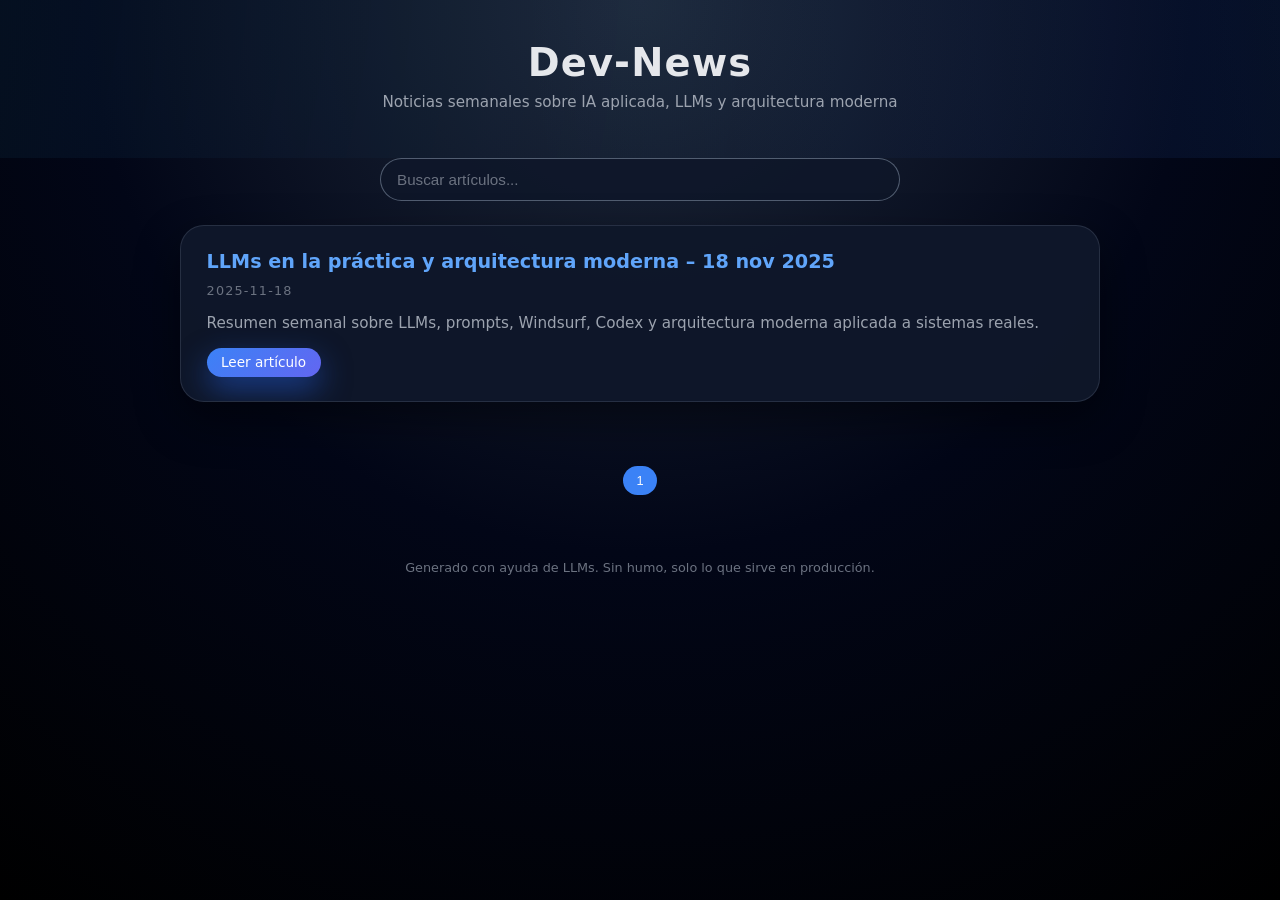
<file: index.html>
<!DOCTYPE html>
<html lang="es">
<head>
  <meta charset="UTF-8" />
  <title>Dev-News: artículos de IA y arquitectura moderna</title>
  <meta name="viewport" content="width=device-width, initial-scale=1" />
  <meta name="description" content="Blog actualizado sobre LLMs, prompts, arquitectura de software y herramientas como Windsurf y Codex." />
  <link rel="stylesheet" href="style.css" />
</head>

<body>
  <header>
    <h1>Dev-News</h1>
    <p>Noticias semanales sobre IA aplicada, LLMs y arquitectura moderna</p>
  </header>

  <section class="search-section">
    <input id="searchInput" type="text" placeholder="Buscar artículos..." />
  </section>

  <main id="postsContainer"></main>

  <div id="pagination"></div>

  <footer>
    <p>Generado con ayuda de LLMs. Sin humo, solo lo que sirve en producción.</p>
  </footer>

<script>
const POSTS_PER_PAGE = 7;
let allPosts = [];
let filteredPosts = [];
let currentPage = 1;

async function loadPosts() {
  const res = await fetch('posts/posts.json');
  allPosts = await res.json();

  // Ordenar del más nuevo al más viejo
  allPosts.sort((a, b) => new Date(b.date) - new Date(a.date));

  filteredPosts = allPosts;
  renderPosts();
  renderPagination();
}

function renderPosts() {
  const container = document.getElementById('postsContainer');
  container.innerHTML = "";

  const start = (currentPage - 1) * POSTS_PER_PAGE;
  const end = start + POSTS_PER_PAGE;

  const postsToShow = filteredPosts.slice(start, end);

  postsToShow.forEach(post => {
    const el = document.createElement('article');
    el.className = "post-card";

    el.innerHTML = `
      <h2>${post.title}</h2>
      <p class="date">${post.date}</p>
      <p>${post.description}</p>
      <a class="btn" href="posts/${post.filename}">Leer artículo</a>
    `;

    container.appendChild(el);
  });
}

function renderPagination() {
  const pages = Math.ceil(filteredPosts.length / POSTS_PER_PAGE);
  const container = document.getElementById('pagination');
  container.innerHTML = "";

  for (let i = 1; i <= pages; i++) {
    const btn = document.createElement('button');
    btn.innerText = i;
    if (i === currentPage) btn.classList.add('active');

    btn.addEventListener('click', () => {
      currentPage = i;
      renderPosts();
      renderPagination();
    });

    container.appendChild(btn);
  }
}

document.getElementById("searchInput").addEventListener("input", (e) => {
  const term = e.target.value.toLowerCase();
  filteredPosts = allPosts.filter(post =>
    post.title.toLowerCase().includes(term) ||
    post.description.toLowerCase().includes(term)
  );
  
  currentPage = 1;
  renderPosts();
  renderPagination();
});

loadPosts();
</script>

</body>
</html>
</file>
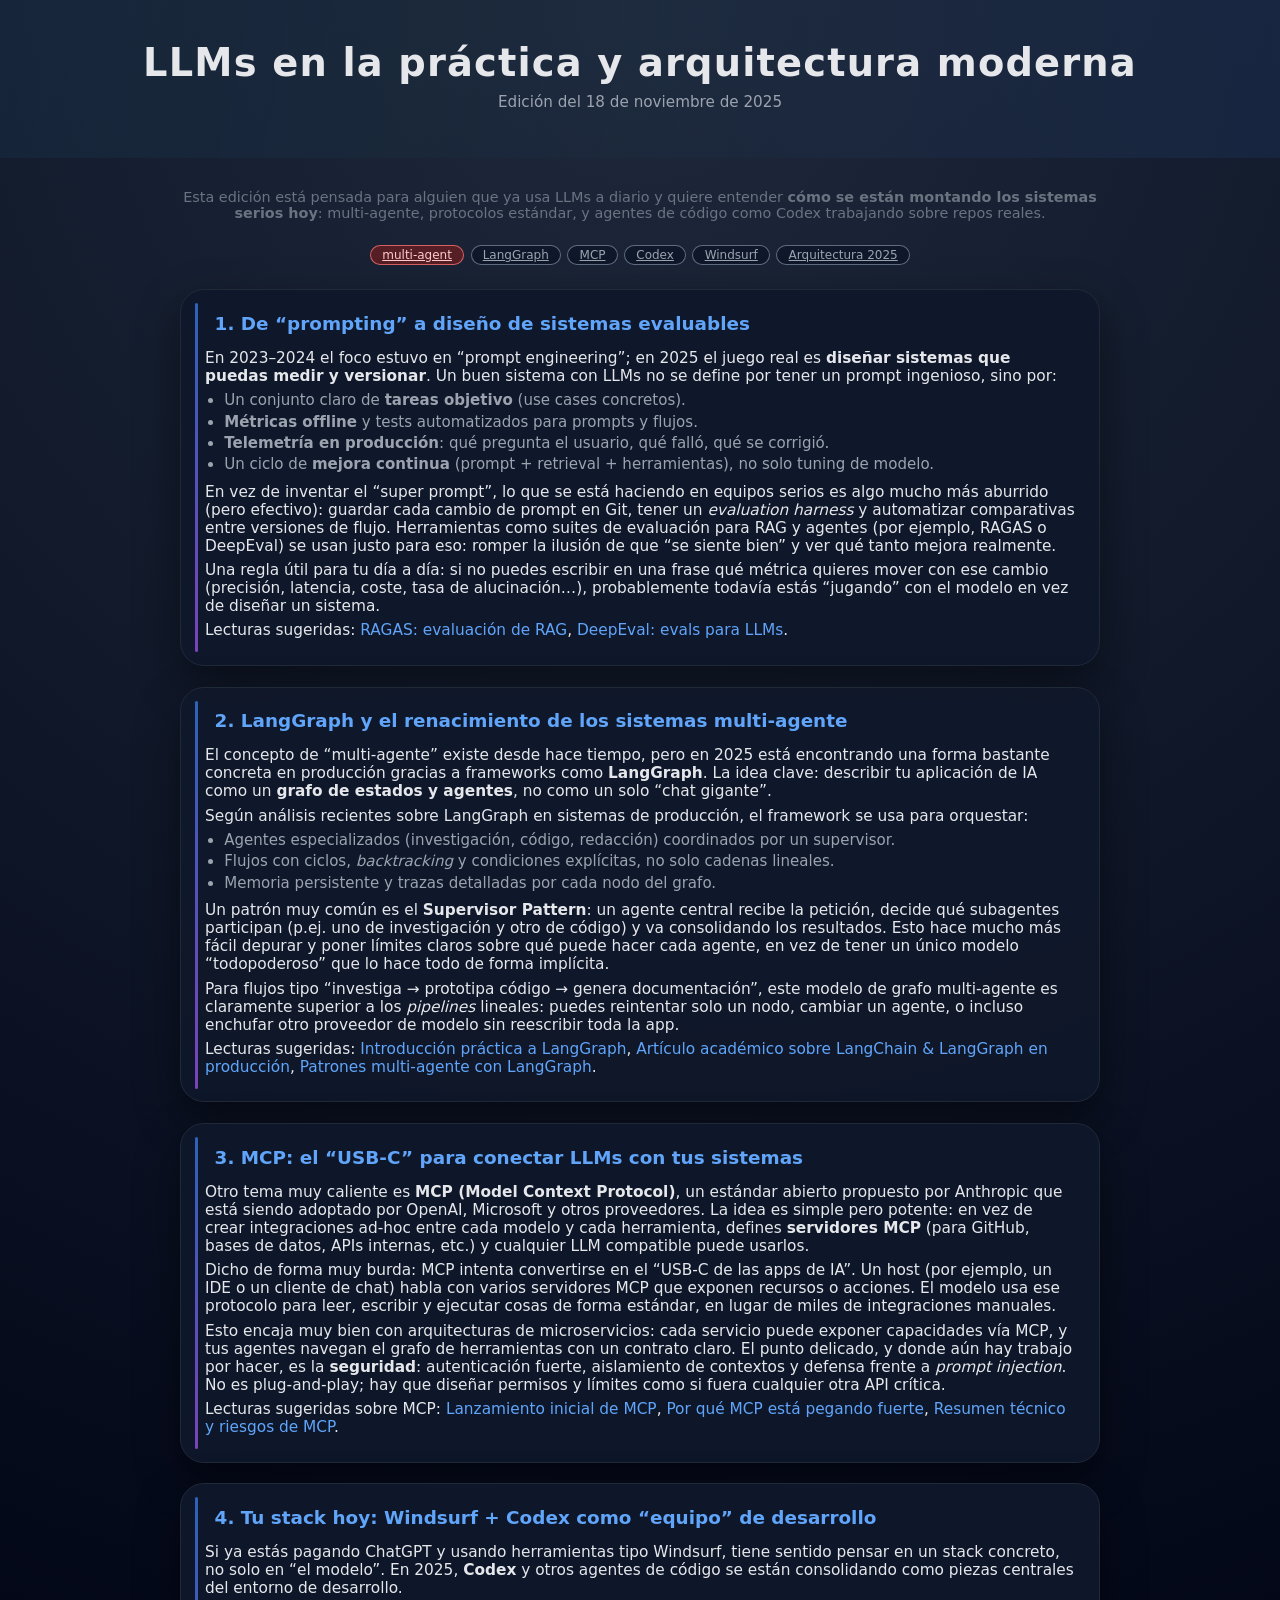
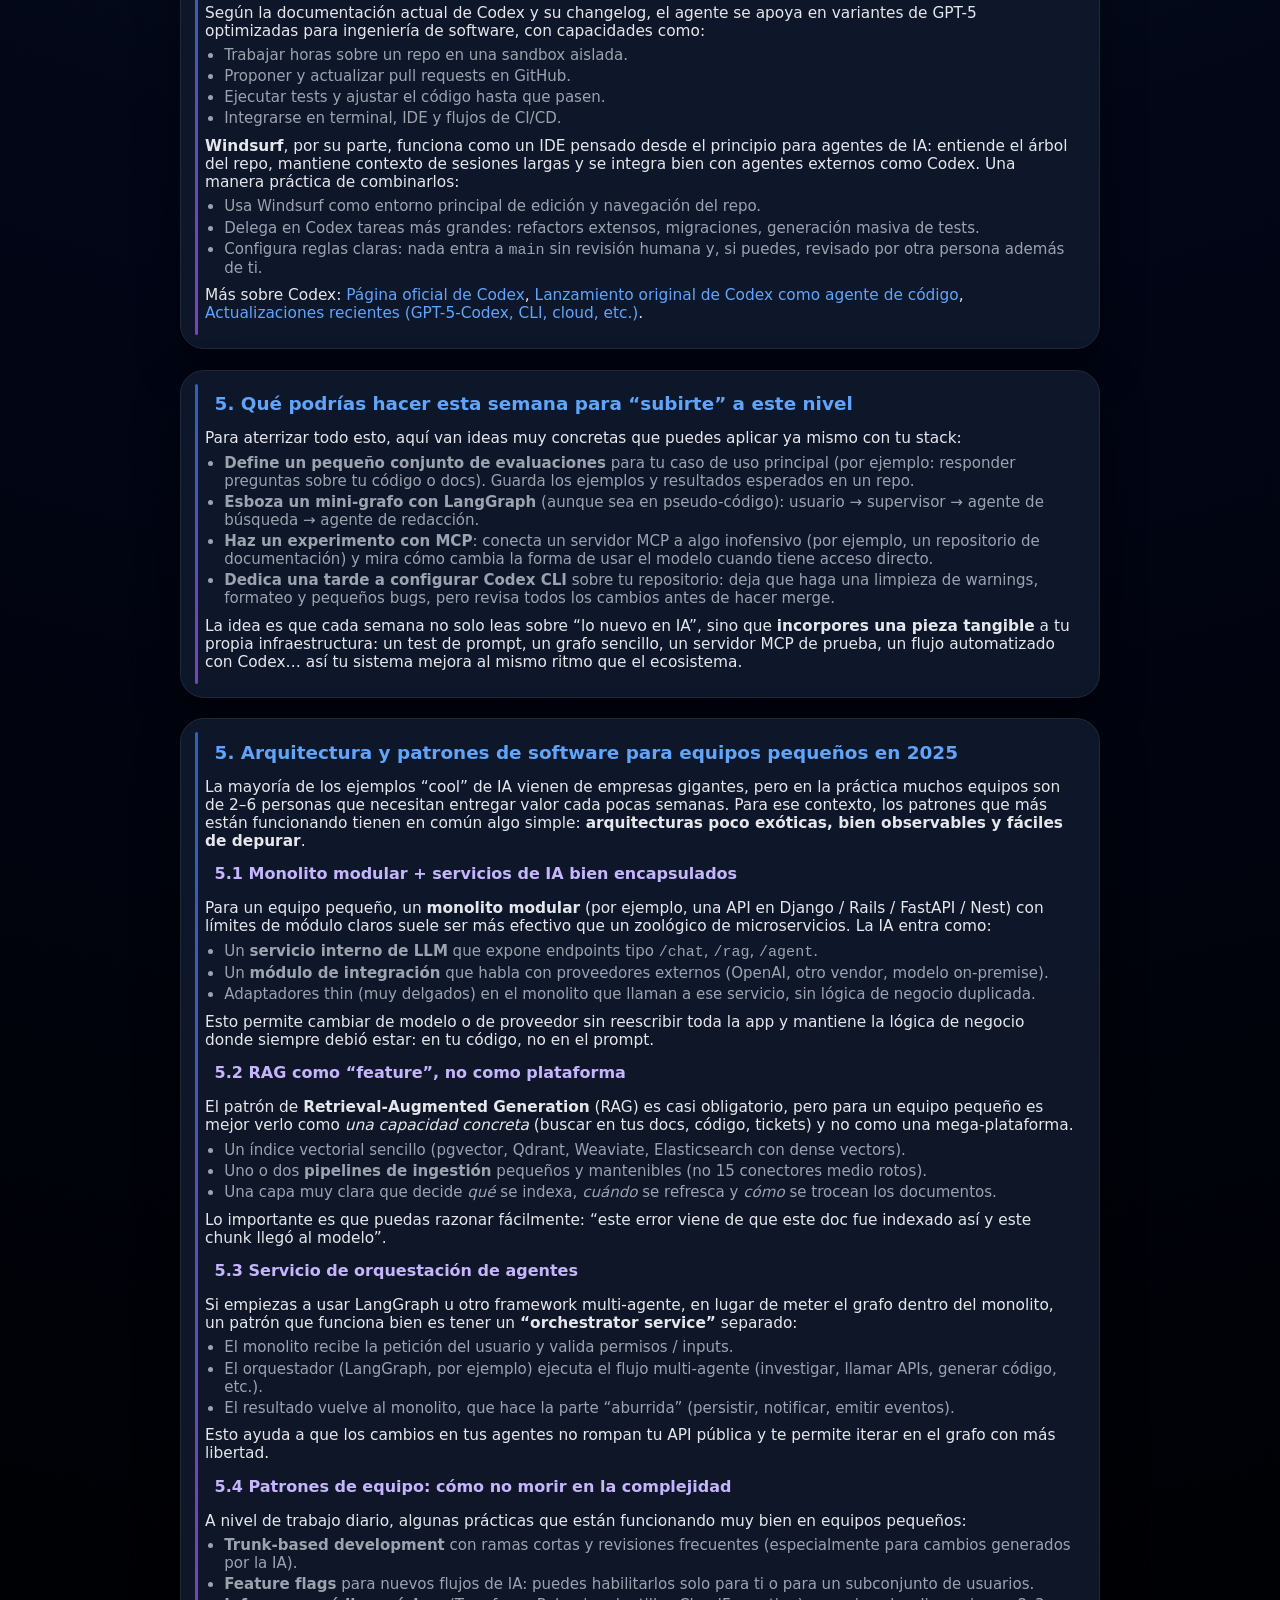
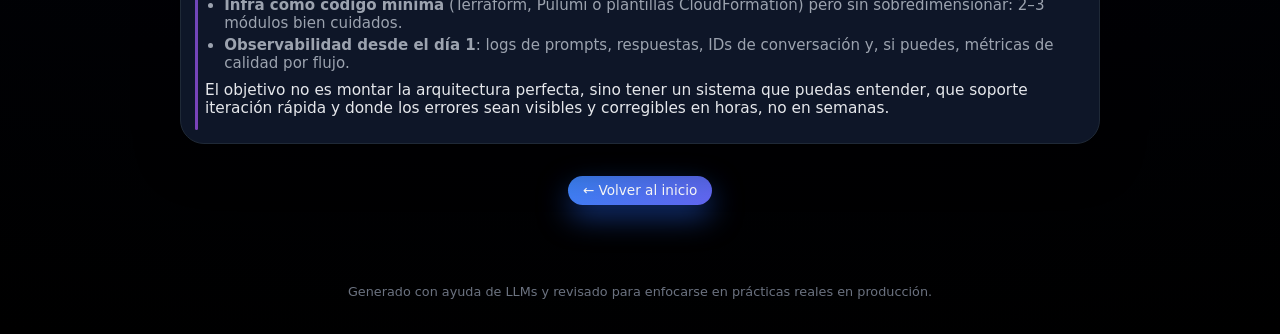
<file: posts/2025-11-18.html>
<!DOCTYPE html>
<html lang="es">
<head>
  <meta charset="UTF-8" />
  <title>LLMs en la práctica y arquitectura moderna – 18 nov 2025</title>
  <meta name="viewport" content="width=device-width, initial-scale=1" />
  <meta name="description" content="Cómo diseñar sistemas modernos con LLMs: LangGraph, MCP, Codex, Windsurf y patrones multi-agente usados hoy en producción." />
  <link rel="stylesheet" href="../style.css" />
</head>

<body>
<header>
  <h1>LLMs en la práctica y arquitectura moderna</h1>
  <p>Edición del 18 de noviembre de 2025</p>
</header>

<main class="article-body">
  <p class="date">
    Esta edición está pensada para alguien que ya usa LLMs a diario y quiere
    entender <strong>cómo se están montando los sistemas serios hoy</strong>: multi-agente,
    protocolos estándar, y agentes de código como Codex trabajando sobre repos reales.
  </p>

  <div class="article-meta">
  <a class="tag tag--hot" href="#multi-agent">multi-agent</a>
  <a class="tag" href="#multi-agent">LangGraph</a>
  <a class="tag" href="#mcp">MCP</a>
  <a class="tag" href="#codex-windsurf">Codex</a>
  <a class="tag" href="#codex-windsurf">Windsurf</a>
  <a class="tag" href="#arquitectura-patrones">Arquitectura 2025</a>
</div>

  <section id="prompting">
    <h2>1. De “prompting” a diseño de sistemas evaluables</h2>
    <p>
      En 2023–2024 el foco estuvo en “prompt engineering”; en 2025 el juego real
      es <strong>diseñar sistemas que puedas medir y versionar</strong>. Un buen sistema
      con LLMs no se define por tener un prompt ingenioso, sino por:
    </p>
    <ul>
      <li>Un conjunto claro de <strong>tareas objetivo</strong> (use cases concretos).</li>
      <li><strong>Métricas offline</strong> y tests automatizados para prompts y flujos.</li>
      <li><strong>Telemetría en producción</strong>: qué pregunta el usuario, qué falló, qué se corrigió.</li>
      <li>Un ciclo de <strong>mejora continua</strong> (prompt + retrieval + herramientas), no solo tuning de modelo.</li>
    </ul>
    <p>
      En vez de inventar el “super prompt”, lo que se está haciendo en equipos
      serios es algo mucho más aburrido (pero efectivo): guardar cada cambio de
      prompt en Git, tener un <em>evaluation harness</em> y automatizar comparativas
      entre versiones de flujo. Herramientas como suites de evaluación para
      RAG y agentes (por ejemplo, RAGAS o DeepEval) se usan justo para eso:
      romper la ilusión de que “se siente bien” y ver qué tanto mejora realmente.
    </p>
    <p>
      Una regla útil para tu día a día: si no puedes escribir en una frase
      qué métrica quieres mover con ese cambio (precisión, latencia, coste,
      tasa de alucinación…), probablemente todavía estás “jugando” con el modelo
      en vez de diseñar un sistema.
    </p>
    <p class="article-links">
      Lecturas sugeridas:
      <a href="https://www.ragas.io/" target="_blank" rel="noopener">RAGAS: evaluación de RAG</a>,
      <a href="https://docs.deepeval.com/" target="_blank" rel="noopener">DeepEval: evals para LLMs</a>.
    </p>
  </section>

  <section id="multi-agent">
    <h2>2. LangGraph y el renacimiento de los sistemas multi-agente</h2>
    <p>
      El concepto de “multi-agente” existe desde hace tiempo, pero en 2025
      está encontrando una forma bastante concreta en producción gracias a
      frameworks como <strong>LangGraph</strong>. La idea clave: describir tu aplicación
      de IA como un <strong>grafo de estados y agentes</strong>, no como un solo “chat gigante”.
    </p>
    <p>
      Según análisis recientes sobre LangGraph en sistemas de producción, el
      framework se usa para orquestar:
    </p>
    <ul>
      <li>Agentes especializados (investigación, código, redacción) coordinados por un supervisor.</li>
      <li>Flujos con ciclos, <em>backtracking</em> y condiciones explícitas, no solo cadenas lineales.</li>
      <li>Memoria persistente y trazas detalladas por cada nodo del grafo.</li>
    </ul>
    <p>
      Un patrón muy común es el <strong>Supervisor Pattern</strong>: un agente central
      recibe la petición, decide qué subagentes participan (p.ej. uno de
      investigación y otro de código) y va consolidando los resultados. Esto
      hace mucho más fácil depurar y poner límites claros sobre qué puede
      hacer cada agente, en vez de tener un único modelo “todopoderoso”
      que lo hace todo de forma implícita.
    </p>
    <p>
      Para flujos tipo “investiga → prototipa código → genera documentación”,
      este modelo de grafo multi-agente es claramente superior a los
      <em>pipelines</em> lineales: puedes reintentar solo un nodo, cambiar un agente,
      o incluso enchufar otro proveedor de modelo sin reescribir toda la app.
    </p>
    <p class="article-links">
      Lecturas sugeridas:
      <a href="https://www.emergentmind.com/topics/langgraph" target="_blank" rel="noopener">Introducción práctica a LangGraph</a>,
      <a href="https://datalensjourna.com/index.php/JDDI/article/view/35" target="_blank" rel="noopener">Artículo académico sobre LangChain &amp; LangGraph en producción</a>,
      <a href="https://www.jangwook.net/en/blog/en/langgraph-multi-agent/" target="_blank" rel="noopener">Patrones multi-agente con LangGraph</a>.
    </p>
  </section>

  <section  id="mcp">
    <h2>3. MCP: el “USB-C” para conectar LLMs con tus sistemas</h2>
    <p>
      Otro tema muy caliente es <strong>MCP (Model Context Protocol)</strong>, un
      estándar abierto propuesto por Anthropic que está siendo adoptado
      por OpenAI, Microsoft y otros proveedores. La idea es simple pero
      potente: en vez de crear integraciones ad-hoc entre cada modelo y
      cada herramienta, defines <strong>servidores MCP</strong> (para GitHub, bases de datos,
      APIs internas, etc.) y cualquier LLM compatible puede usarlos.
    </p>
    <p>
      Dicho de forma muy burda: MCP intenta convertirse en el “USB-C de las
      apps de IA”. Un host (por ejemplo, un IDE o un cliente de chat) habla
      con varios servidores MCP que exponen recursos o acciones. El modelo
      usa ese protocolo para leer, escribir y ejecutar cosas de forma
      estándar, en lugar de miles de integraciones manuales.
    </p>
    <p>
      Esto encaja muy bien con arquitecturas de microservicios: cada
      servicio puede exponer capacidades vía MCP, y tus agentes navegan
      el grafo de herramientas con un contrato claro. El punto delicado,
      y donde aún hay trabajo por hacer, es la <strong>seguridad</strong>:
      autenticación fuerte, aislamiento de contextos y defensa frente a
      <em>prompt injection</em>. No es plug-and-play; hay que diseñar permisos
      y límites como si fuera cualquier otra API crítica.
    </p>
    <p class="article-links">
      Lecturas sugeridas sobre MCP:
      <a href="https://www.theverge.com/2024/11/25/anthropic-model-context-protocol-data-sources" target="_blank" rel="noopener">Lanzamiento inicial de MCP</a>,
      <a href="https://www.axios.com/2025/04/17/model-context-protocol-anthropic-open-source" target="_blank" rel="noopener">Por qué MCP está pegando fuerte</a>,
      <a href="https://www.itpro.com/technology/artificial-intelligence/what-is-model-context-protocol-mcp" target="_blank" rel="noopener">Resumen técnico y riesgos de MCP</a>.
    </p>
  </section>

  <section id="codex-windsurf">
    <h2>4. Tu stack hoy: Windsurf + Codex como “equipo” de desarrollo</h2>
    <p>
      Si ya estás pagando ChatGPT y usando herramientas tipo Windsurf,
      tiene sentido pensar en un stack concreto, no solo en “el modelo”.
      En 2025, <strong>Codex</strong> y otros agentes de código se están consolidando como
      piezas centrales del entorno de desarrollo.
    </p>
    <p>
      Según la documentación actual de Codex y su changelog, el agente se apoya
      en variantes de GPT-5 optimizadas para ingeniería de software, con
      capacidades como:
    </p>
    <ul>
      <li>Trabajar horas sobre un repo en una sandbox aislada.</li>
      <li>Proponer y actualizar pull requests en GitHub.</li>
      <li>Ejecutar tests y ajustar el código hasta que pasen.</li>
      <li>Integrarse en terminal, IDE y flujos de CI/CD.</li>
    </ul>
    <p>
      <strong>Windsurf</strong>, por su parte, funciona como un IDE pensado desde el
      principio para agentes de IA: entiende el árbol del repo, mantiene
      contexto de sesiones largas y se integra bien con agentes externos
      como Codex. Una manera práctica de combinarlos:
    </p>
    <ul>
      <li>Usa Windsurf como entorno principal de edición y navegación del repo.</li>
      <li>Delega en Codex tareas más grandes: refactors extensos, migraciones, generación masiva de tests.</li>
      <li>Configura reglas claras: nada entra a <code>main</code> sin revisión humana y, si puedes, revisado por otra persona además de ti.</li>
    </ul>
    <p class="article-links">
      Más sobre Codex:
      <a href="https://openai.com/codex/" target="_blank" rel="noopener">Página oficial de Codex</a>,
      <a href="https://openai.com/index/introducing-codex/" target="_blank" rel="noopener">Lanzamiento original de Codex como agente de código</a>,
      <a href="https://openai.com/index/introducing-upgrades-to-codex/" target="_blank" rel="noopener">Actualizaciones recientes (GPT-5-Codex, CLI, cloud, etc.)</a>.
    </p>
  </section>

  <section>
    <h2>5. Qué podrías hacer esta semana para “subirte” a este nivel</h2>
    <p>
      Para aterrizar todo esto, aquí van ideas muy concretas que puedes
      aplicar ya mismo con tu stack:
    </p>
    <ul>
      <li>
        <strong>Define un pequeño conjunto de evaluaciones</strong> para tu caso de uso
        principal (por ejemplo: responder preguntas sobre tu código o docs).
        Guarda los ejemplos y resultados esperados en un repo.
      </li>
      <li>
        <strong>Esboza un mini-grafo con LangGraph</strong> (aunque sea en pseudo-código):
        usuario → supervisor → agente de búsqueda → agente de redacción.
      </li>
      <li>
        <strong>Haz un experimento con MCP</strong>: conecta un servidor MCP a algo
        inofensivo (por ejemplo, un repositorio de documentación) y mira
        cómo cambia la forma de usar el modelo cuando tiene acceso directo.
      </li>
      <li>
        <strong>Dedica una tarde a configurar Codex CLI</strong> sobre tu repositorio:
        deja que haga una limpieza de warnings, formateo y pequeños bugs,
        pero revisa todos los cambios antes de hacer merge.
      </li>
    </ul>
    <p>
      La idea es que cada semana no solo leas sobre “lo nuevo en IA”, sino
      que <strong>incorpores una pieza tangible</strong> a tu propia infraestructura:
      un test de prompt, un grafo sencillo, un servidor MCP de prueba,
      un flujo automatizado con Codex… así tu sistema mejora al mismo ritmo
      que el ecosistema.
    </p>
  </section>

    <section id="arquitectura-patrones">
    <h2>5. Arquitectura y patrones de software para equipos pequeños en 2025</h2>
    <p>
      La mayoría de los ejemplos “cool” de IA vienen de empresas gigantes, pero en la práctica
      muchos equipos son de 2–6 personas que necesitan entregar valor cada pocas semanas.
      Para ese contexto, los patrones que más están funcionando tienen en común algo simple:
      <strong>arquitecturas poco exóticas, bien observables y fáciles de depurar</strong>.
    </p>

    <h3>5.1 Monolito modular + servicios de IA bien encapsulados</h3>
    <p>
      Para un equipo pequeño, un <strong>monolito modular</strong> (por ejemplo, una API en Django / Rails /
      FastAPI / Nest) con límites de módulo claros suele ser más efectivo que un zoológico de
      microservicios. La IA entra como:
    </p>
    <ul>
      <li>Un <strong>servicio interno de LLM</strong> que expone endpoints tipo <code>/chat</code>, <code>/rag</code>, <code>/agent</code>.</li>
      <li>Un <strong>módulo de integración</strong> que habla con proveedores externos (OpenAI, otro vendor, modelo on-premise).</li>
      <li>Adaptadores thin (muy delgados) en el monolito que llaman a ese servicio, sin lógica de negocio duplicada.</li>
    </ul>
    <p>
      Esto permite cambiar de modelo o de proveedor sin reescribir toda la app y mantiene la lógica
      de negocio donde siempre debió estar: en tu código, no en el prompt.
    </p>

    <h3>5.2 RAG como “feature”, no como plataforma</h3>
    <p>
      El patrón de <strong>Retrieval-Augmented Generation</strong> (RAG) es casi obligatorio, pero
      para un equipo pequeño es mejor verlo como <em>una capacidad concreta</em> (buscar en tus docs,
      código, tickets) y no como una mega-plataforma.
    </p>
    <ul>
      <li>Un índice vectorial sencillo (pgvector, Qdrant, Weaviate, Elasticsearch con dense vectors).</li>
      <li>Uno o dos <strong>pipelines de ingestión</strong> pequeños y mantenibles (no 15 conectores medio rotos).</li>
      <li>Una capa muy clara que decide <em>qué</em> se indexa, <em>cuándo</em> se refresca y <em>cómo</em> se trocean los documentos.</li>
    </ul>
    <p>
      Lo importante es que puedas razonar fácilmente: “este error viene de que este doc fue indexado así y este chunk llegó al modelo”.
    </p>

    <h3>5.3 Servicio de orquestación de agentes</h3>
    <p>
      Si empiezas a usar LangGraph u otro framework multi-agente, en lugar de meter el grafo dentro
      del monolito, un patrón que funciona bien es tener un <strong>“orchestrator service”</strong> separado:
    </p>
    <ul>
      <li>El monolito recibe la petición del usuario y valida permisos / inputs.</li>
      <li>El orquestador (LangGraph, por ejemplo) ejecuta el flujo multi-agente (investigar, llamar APIs, generar código, etc.).</li>
      <li>El resultado vuelve al monolito, que hace la parte “aburrida” (persistir, notificar, emitir eventos).</li>
    </ul>
    <p>
      Esto ayuda a que los cambios en tus agentes no rompan tu API pública y te permite iterar en el
      grafo con más libertad.
    </p>

    <h3>5.4 Patrones de equipo: cómo no morir en la complejidad</h3>
    <p>
      A nivel de trabajo diario, algunas prácticas que están funcionando muy bien en equipos pequeños:
    </p>
    <ul>
      <li><strong>Trunk-based development</strong> con ramas cortas y revisiones frecuentes (especialmente para cambios generados por la IA).</li>
      <li><strong>Feature flags</strong> para nuevos flujos de IA: puedes habilitarlos solo para ti o para un subconjunto de usuarios.</li>
      <li><strong>Infra como código mínima</strong> (Terraform, Pulumi o plantillas CloudFormation) pero sin sobredimensionar: 2–3 módulos bien cuidados.</li>
      <li><strong>Observabilidad desde el día 1</strong>: logs de prompts, respuestas, IDs de conversación y, si puedes, métricas de calidad por flujo.</li>
    </ul>
    <p>
      El objetivo no es montar la arquitectura perfecta, sino tener un sistema que puedas entender,
      que soporte iteración rápida y donde los errores sean visibles y corregibles en horas, no en semanas.
    </p>
  </section>


  <p style="text-align:center; margin-top:2rem;">
    <a class="btn" href="../index.html">← Volver al inicio</a>
  </p>
</main>

<footer>
  <p>Generado con ayuda de LLMs y revisado para enfocarse en prácticas reales en producción.</p>
</footer>

</body>
</html>
</file>
<file: style.css>
:root {
  --bg: #020617;
  --bg-elevated: #020617;
  --card: rgba(15, 23, 42, 0.96);
  --card-soft: rgba(15, 23, 42, 0.88);
  --border-subtle: #1f2937;
  --accent: #3b82f6;
  --accent-soft: rgba(59, 130, 246, 0.12);
  --accent-strong: #60a5fa;
  --text-main: #e5e7eb;
  --text-muted: #9ca3af;
  --text-soft: #6b7280;
  --danger: #fb7185;
  --radius-lg: 18px;
  --radius-xl: 24px;
  --shadow-soft: 0 18px 45px rgba(0, 0, 0, 0.45);
}

/* Layout base */

*,
*::before,
*::after {
  box-sizing: border-box;
}
html {
  scroll-behavior: smooth;
}

body {
  margin: 0;
  padding: 0;
  font-family: system-ui, -apple-system, BlinkMacSystemFont, "SF Pro Text",
    "Segoe UI", sans-serif;
  background:
    radial-gradient(circle at top, #1e293b 0, #020617 50%, #000 100%);
  color: var(--text-main);
  min-height: 100vh;
}

/* Header / hero */

header {
  text-align: center;
  padding: 2.5rem 1rem 2rem;
  position: relative;
  overflow: hidden;
}

header::before {
  content: "";
  position: absolute;
  inset: -40%;
  background:
    radial-gradient(circle at 0 0, rgba(56, 189, 248, 0.12), transparent 55%),
    radial-gradient(circle at 100% 0, rgba(59, 130, 246, 0.2), transparent 55%);
  opacity: 0.8;
  pointer-events: none;
  z-index: -1;
}

header h1 {
  margin: 0;
  font-size: clamp(2rem, 3vw, 2.6rem);
  font-weight: 700;
  letter-spacing: 0.03em;
}

header p {
  margin-top: 0.5rem;
  color: var(--text-muted);
  font-size: 0.95rem;
}

/* Buscador */

.search-section {
  display: flex;
  justify-content: center;
  padding: 0 1rem 1.5rem;
}

#searchInput {
  width: 100%;
  max-width: 520px;
  padding: 0.75rem 1rem;
  border-radius: 999px;
  border: 1px solid rgba(148, 163, 184, 0.5);
  background: rgba(15, 23, 42, 0.85);
  color: var(--text-main);
  font-size: 0.95rem;
  outline: none;
  transition:
    border-color 0.15s ease,
    background 0.15s ease,
    box-shadow 0.15s ease,
    transform 0.12s ease;
}

#searchInput::placeholder {
  color: var(--text-soft);
}

#searchInput:focus {
  border-color: var(--accent-strong);
  background: #020617;
  box-shadow: 0 0 0 1px rgba(59, 130, 246, 0.55), 0 18px 35px rgba(15, 23, 42, 0.9);
  transform: translateY(-1px);
}

/* Listado de posts */

#postsContainer {
  max-width: 960px;
  margin: 0 auto;
  padding: 0 1.25rem 2rem;
}

.post-card {
  background: var(--card);
  border-radius: var(--radius-xl);
  padding: 1.5rem 1.6rem;
  margin-bottom: 1.5rem;
  border: 1px solid rgba(148, 163, 184, 0.18);
  box-shadow: var(--shadow-soft);
  position: relative;
  overflow: hidden;
  transform: translateY(0);
  transition:
    transform 0.16s ease-out,
    box-shadow 0.16s ease-out,
    border-color 0.16s ease-out,
    background 0.16s ease-out;
}

.post-card::before {
  content: "";
  position: absolute;
  inset: -40%;
  background: radial-gradient(circle at top left, rgba(59, 130, 246, 0.15), transparent 55%);
  opacity: 0;
  transition: opacity 0.2s ease-out;
  pointer-events: none;
}

.post-card:hover {
  transform: translateY(-3px);
  box-shadow: 0 24px 55px rgba(0, 0, 0, 0.65);
  border-color: rgba(129, 140, 248, 0.5);
  background: var(--card-soft);
}

.post-card:hover::before {
  opacity: 1;
}

.post-card h2 {
  margin: 0 0 0.4rem;
  font-size: 1.2rem;
  color: var(--accent-strong);
}

.post-card .date {
  font-size: 0.8rem;
  color: var(--text-soft);
  text-transform: uppercase;
  letter-spacing: 0.09em;
}

.post-card p {
  margin: 0.6rem 0 1rem;
  color: var(--text-muted);
  font-size: 0.95rem;
}

.btn {
  display: inline-flex;
  align-items: center;
  justify-content: center;
  padding: 0.4rem 0.9rem;
  border-radius: 999px;
  font-size: 0.85rem;
  border: none;
  text-decoration: none;
  cursor: pointer;
  background: linear-gradient(135deg, var(--accent), #6366f1);
  color: white;
  box-shadow: 0 12px 30px rgba(37, 99, 235, 0.5);
  transition:
    transform 0.12s ease,
    box-shadow 0.12s ease,
    filter 0.12s ease;
}

.btn:hover {
  transform: translateY(-1px);
  filter: brightness(1.05);
  box-shadow: 0 16px 40px rgba(37, 99, 235, 0.7);
}

/* Paginación */

#pagination {
  text-align: center;
  padding: 0.5rem 1rem 2.5rem;
}

#pagination button {
  margin: 0 0.25rem;
  padding: 0.4rem 0.8rem;
  border-radius: 999px;
  border: 1px solid rgba(148, 163, 184, 0.5);
  background: rgba(15, 23, 42, 0.9);
  color: var(--text-muted);
  font-size: 0.8rem;
  cursor: pointer;
  transition:
    background 0.15s ease,
    color 0.15s ease,
    border-color 0.15s ease;
}

#pagination button.active {
  background: var(--accent);
  color: #f9fafb;
  border-color: transparent;
}

/* Footer */

footer {
  text-align: center;
  padding: 0.75rem 1rem 1.5rem;
  color: var(--text-soft);
  font-size: 0.8rem;
}

/* Página de artículo */

.article-body {
  max-width: 960px;
  margin: 0 auto;
  padding: 1.5rem 1.25rem 3rem;
}

.article-body h1 {
  text-align: center;
  margin-bottom: 0.3rem;
  font-size: clamp(1.8rem, 3vw, 2.4rem);
}

.article-body .date {
  text-align: center;
  color: var(--text-soft);
  font-size: 0.9rem;
  margin-bottom: 1.5rem;
}

.article-body section {
  background: var(--card);
  border-radius: var(--radius-xl);
  border: 1px solid var(--border-subtle);
  padding: 1.4rem 1.5rem 1.2rem;
  margin-bottom: 1.3rem;
  box-shadow: var(--shadow-soft);
  position: relative;
}

.article-body section::before {
  content: "";
  position: absolute;
  inset-block: 0.8rem 0.8rem;
  inset-inline-start: 0.85rem;
  width: 3px;
  border-radius: 999px;
  background: linear-gradient(to bottom, var(--accent), #a855f7);
  opacity: 0.7;
}

.article-body section > * {
  margin-inline-start: 0.6rem;
}

.article-body h2 {
  margin-top: 0;
  font-size: 1.15rem;
  color: var(--accent-strong);
}

.article-body h3 {
  margin-top: 0.9rem;
  font-size: 1rem;
  color: #c4b5fd;
}

.article-body p {
  margin: 0.4rem 0;
  color: var(--text-main);
  font-size: 0.96rem;
}

.article-body ul {
  margin: 0.4rem 0 0.6rem;
  padding-left: 1.2rem;
}

.article-body li {
  margin: 0.2rem 0;
  font-size: 0.94rem;
  color: var(--text-muted);
}

.article-meta {
  display: flex;
  flex-wrap: wrap;
  justify-content: center;
  gap: 0.4rem;
  margin-bottom: 1.5rem;
}

.tag {
  border-radius: 999px;
  border: 1px solid rgba(148, 163, 184, 0.6);
  padding: 0.15rem 0.7rem;
  font-size: 0.75rem;
  color: var(--text-muted);
  background: rgba(15, 23, 42, 0.9);
}

.tag--hot {
  border-color: rgba(248, 113, 113, 0.8);
  color: #fecaca;
  background: rgba(127, 29, 29, 0.6);
}

.article-links {
  margin-top: 0.8rem;
  font-size: 0.85rem;
  color: var(--text-soft);
}

.article-links a {
  color: var(--accent-strong);
  text-decoration: none;
}

.article-links a:hover {
  text-decoration: underline;
}

/* Enlaces generales */

a {
  color: var(--accent-strong);
}

a:hover {
  text-decoration: underline;
}

/* Responsive */

@media (max-width: 640px) {
  header {
    padding: 2rem 1rem 1.3rem;
  }

  .post-card {
    padding: 1.2rem 1.1rem;
    border-radius: 16px;
  }

  .article-body {
    padding: 1.3rem 0.9rem 2.5rem;
  }

  .article-body section {
    padding: 1.1rem 1.1rem 0.9rem;
  }
}
</file>
